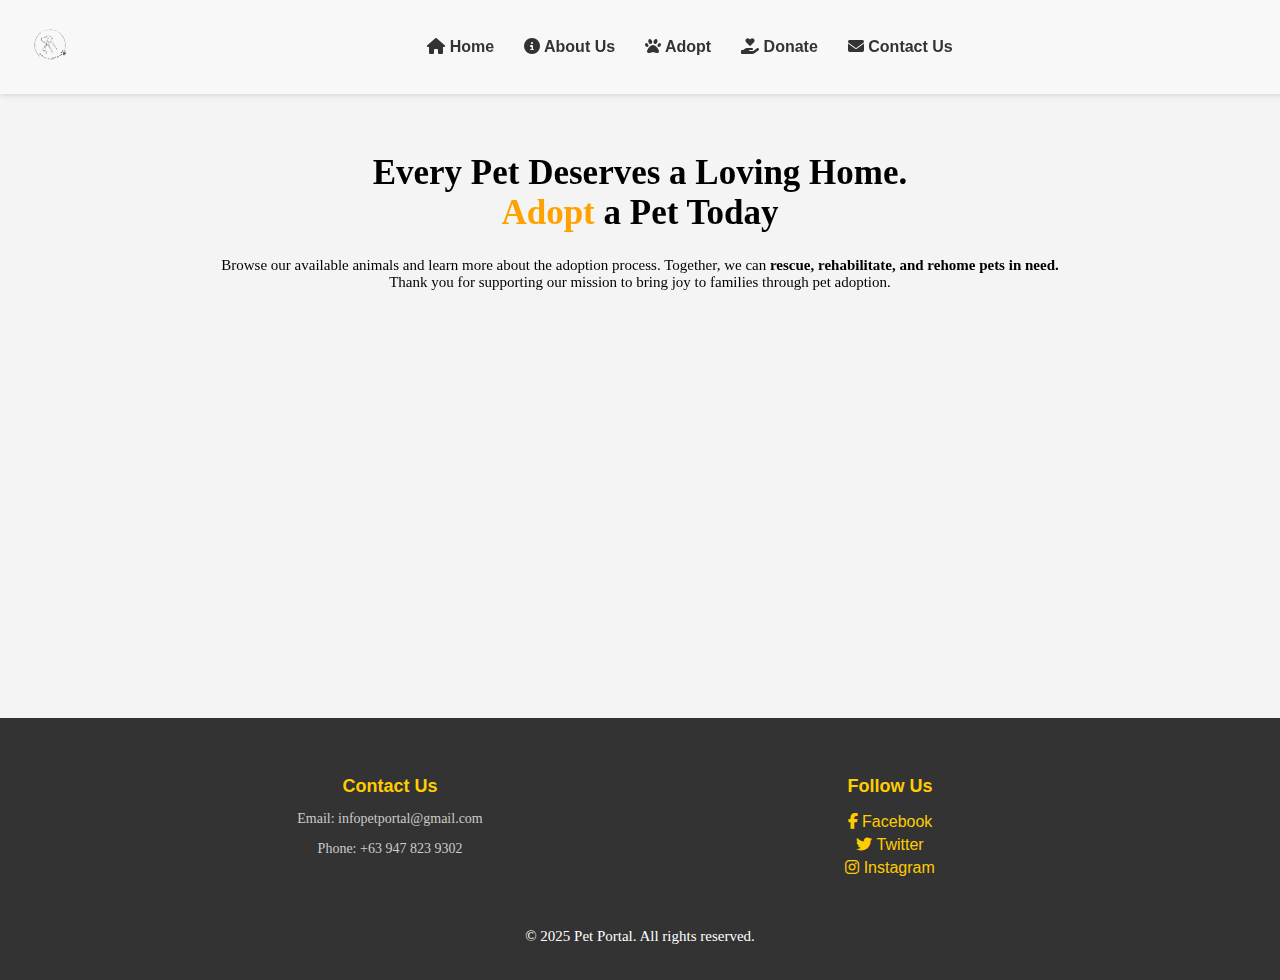
<file: Capstone/user/index.html>
<!DOCTYPE html>
<html lang="en">
<head>
    <meta charset="UTF-8">
    <meta name="viewport" content="width=device-width, initial-scale=1.0">
    <title>Pet Portal</title>
    <link rel="stylesheet" href="https://cdnjs.cloudflare.com/ajax/libs/font-awesome/6.5.1/css/all.min.css">
    <link rel="stylesheet" href="style.css">
</head>
<body>
    <header>
        <nav class="navbar">
            <div class="logo-container">
                <img src="logo.png" alt="Paw Portal" class="logo">
            </div>
            <ul class="nav-links">
                <li><a href="index.html" class="home-page-link"><i class="fas fa-home"></i> Home</a></li>
                <li><a href="Aboutus.html" class="about-us-link"><i class="fas fa-info-circle"></i> About Us</a></li>
                <li><a href="adopt.html" class="adopt-link"><i class="fas fa-paw"></i> Adopt</a></li>
                <li><a href="donate.html" class="donate-link" ><i class="fas fa-hand-holding-heart"></i> Donate</a></li>
                <li><a href="ContactUs.html" class="contact-link"><i class="fas fa-envelope"></i> Contact Us</a></li>
            </ul>
        </nav>
    </header>
    
    <section class="hero">
        <h1>Every Pet Deserves a Loving Home.<br>
            <span class="highlight">Adopt</span> a Pet Today
        </h1>
        <p>Browse our available animals and learn more about the adoption process. Together, we can 
            <strong>rescue, rehabilitate, and rehome pets in need.<br></strong> Thank you for supporting our mission to bring joy to families through pet adoption.</p>
    </section>
    



    

    <script src="script.js"></script>

</body>

<footer class="footer">
    <div class="footer-content">
        <div class="footer-section">
            <h3>Contact Us</h3>
            <p>Email: infopetportal@gmail.com</p>
            <p>Phone: +63 947 823 9302</p>
        </div>
        <div class="footer-section">
            <h3>Follow Us</h3>
            <ul class="social-media">
                <li><a href="#" target="_blank"><i class="fab fa-facebook-f"></i> Facebook</a></li>
                <li><a href="#" target="_blank"><i class="fab fa-twitter"></i> Twitter</a></li>
                <li><a href="#" target="_blank"><i class="fab fa-instagram"></i> Instagram</a></li>
            </ul>
        </div>
        
    </div>
    <div class="footer-bottom">
        <p>&copy; 2025 Pet Portal. All rights reserved.</p>
    </div>
</footer>
</html>
</file>
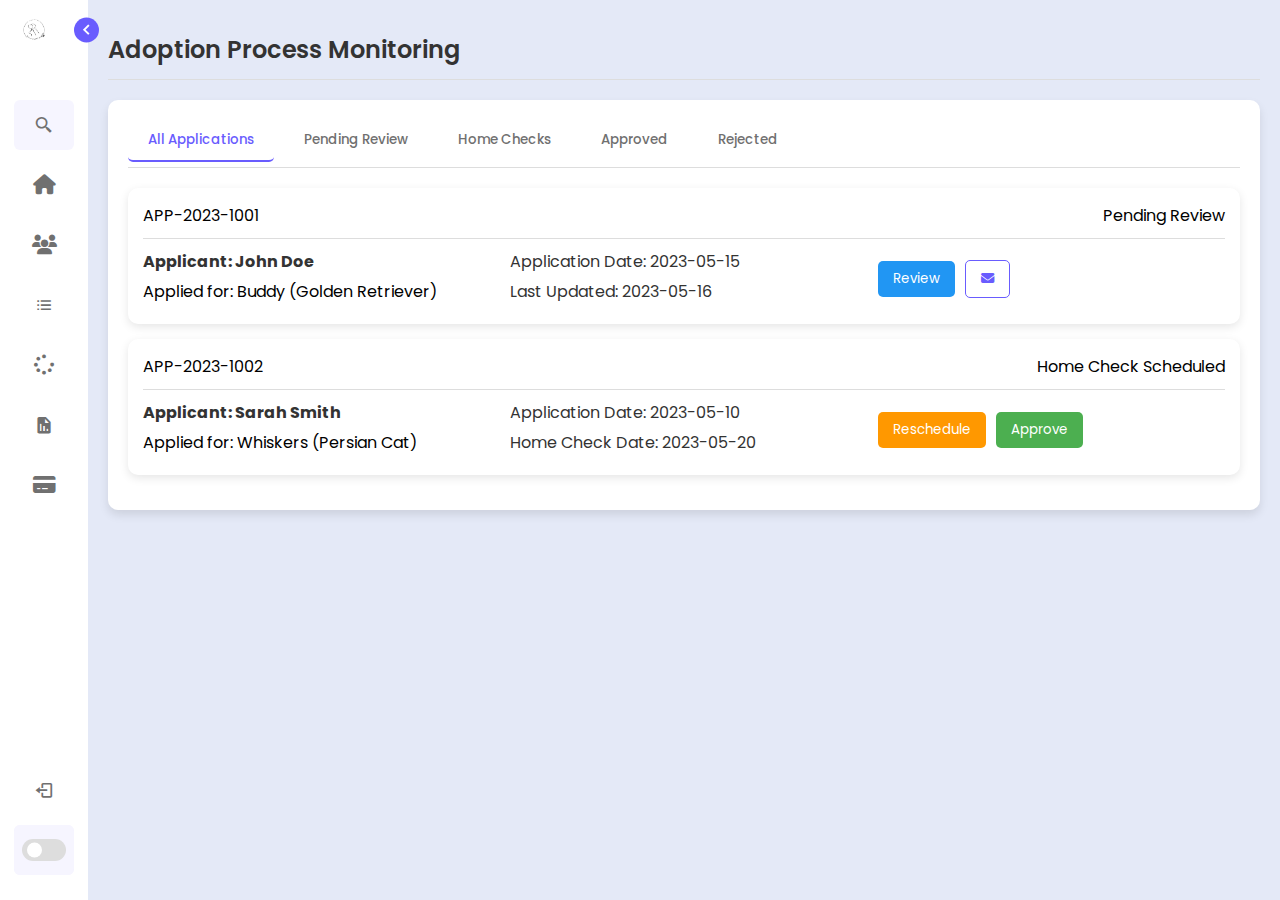
<file: Capstone/admin/adoption.html>
<!DOCTYPE html>
<html lang="en">
<head>
    <meta charset="UTF-8">
    <meta name="viewport" content="width=device-width, initial-scale=1.0">
    <title>Paw Portal - Adoption Process</title>
    <link rel="stylesheet" href="https://cdnjs.cloudflare.com/ajax/libs/font-awesome/6.5.1/css/all.min.css">
    <link rel="stylesheet" href="admin.css">
    <link href='https://unpkg.com/boxicons@2.1.4/css/boxicons.min.css' rel='stylesheet'>
</head>
<body>
    <nav class="sidebar close">
        <header>
            <div class="image-text">
                <span class="image">
                    <img src="logo.png" alt="logo">
                </span>

                <div class="text header-text">
                    <span class="name">Pet Portal</span>
                    <span class="Admin"></span>
                </div>
            </div>

            <i class='bx bx-chevron-right toggle'></i>
        </header>
        <div class="menu-bar">
            <div class="menu">
                <li class="search-box"> 
                    <i class='bx bx-search-alt-2 icon' ></i>
                        <input type="text" placeholder="Search...">
                </li>
                <ul class="menu-links">
                    <li class="nav-link"> 
                        <a href="admin.html">
                            <i class="fa-solid fa-house icon"></i>
                            <span class="text nav-text">Dashboard</span>
                        </a>
                    </li>
                    <li class="nav-link"> 
                        <a href="user_manage.html">
                            <i class="fa-solid fa-users icon"></i>
                            <span class="text nav-text">User Management</span>
                        </a>
                    </li>
                    <li class="nav-link"> 
                        <a href="pet_manage.html">
                            <i class='bx bx-list-ul icon' ></i>
                            <span class="text nav-text">Pet List Management</span>
                        </a>
                    </li>
                    <li class="nav-link"> 
                        <a href="adoption.html">
                            <i class="fa-solid fa-spinner icon"></i>
                            <span class="text nav-text">Adoption Process Monitoring</span>
                        </a>
                    </li>
                    <li class="nav-link"> 
                        <a href="system_report.html">
                            <i class='bx bxs-report icon' ></i>
                            <span class="text nav-text">System Report & Analytics</span>
                        </a>
                    </li>
                    <li class="nav-link"> 
                        <a href="payment&donation.html">
                            <i class="fa-solid fa-credit-card icon"></i>
                            <span class="text nav-text">Payment & Donation Management</span>
                        </a>
                    </li>
                    
                </ul>
            </div>

            <div class="bottom-content">
                <li class=""> 
                    <a href="">
                        <i class="bx bx-log-out icon"></i>
                        <span class="text nav-text">Logout</span>
                    </a>
                </li>
                
                <li class="mode"> 
                    <div class="moon-sun">
                        <i class="fas fa-moon icon moon"></i>
                        <i class='bx bx-sun icon sun'></i>
                    </div>
                    <span class="mode-text text">Dark Mode</span>
                    
                    <div class="toggle-switch">
                        <span class="switch"></span>
                    </div>
                </li>
            </div>
        </div>
    </nav>
    
    <section class="home">
        <div class="text">Dashboard</div>
    </section>
    
    <section class="home">
        <div class="text">Adoption Process Monitoring</div>
        <div class="management-container">
            <div class="process-tabs">
                <button class="tab-btn active">All Applications</button>
                <button class="tab-btn">Pending Review</button>
                <button class="tab-btn">Home Checks</button>
                <button class="tab-btn">Approved</button>
                <button class="tab-btn">Rejected</button>
            </div>
            
            <div class="process-list">
                <div class="process-item">
                    <div class="process-header">
                        <span class="process-id">APP-2023-1001</span>
                        <span class="process-status pending">Pending Review</span>
                    </div>
                    <div class="process-details">
                        <div class="applicant">
                            <h4>Applicant: John Doe</h4>
                            <p>Applied for: Buddy (Golden Retriever)</p>
                        </div>
                        <div class="timeline">
                            <p>Application Date: 2023-05-15</p>
                            <p>Last Updated: 2023-05-16</p>
                        </div>
                        <div class="process-actions">
                            <button class="action-btn review">Review</button>
                            <button class="action-btn message"><i class="fas fa-envelope"></i></button>
                        </div>
                    </div>
                </div>
                
                <div class="process-item">
                    <div class="process-header">
                        <span class="process-id">APP-2023-1002</span>
                        <span class="process-status home-check">Home Check Scheduled</span>
                    </div>
                    <div class="process-details">
                        <div class="applicant">
                            <h4>Applicant: Sarah Smith</h4>
                            <p>Applied for: Whiskers (Persian Cat)</p>
                        </div>
                        <div class="timeline">
                            <p>Application Date: 2023-05-10</p>
                            <p>Home Check Date: 2023-05-20</p>
                        </div>
                        <div class="process-actions">
                            <button class="action-btn schedule">Reschedule</button>
                            <button class="action-btn approve">Approve</button>
                        </div>
                    </div>
                </div>
            </div>
        </div>
    </section>
    
    <script src="script.js"></script>
</body>
</html>
</file>
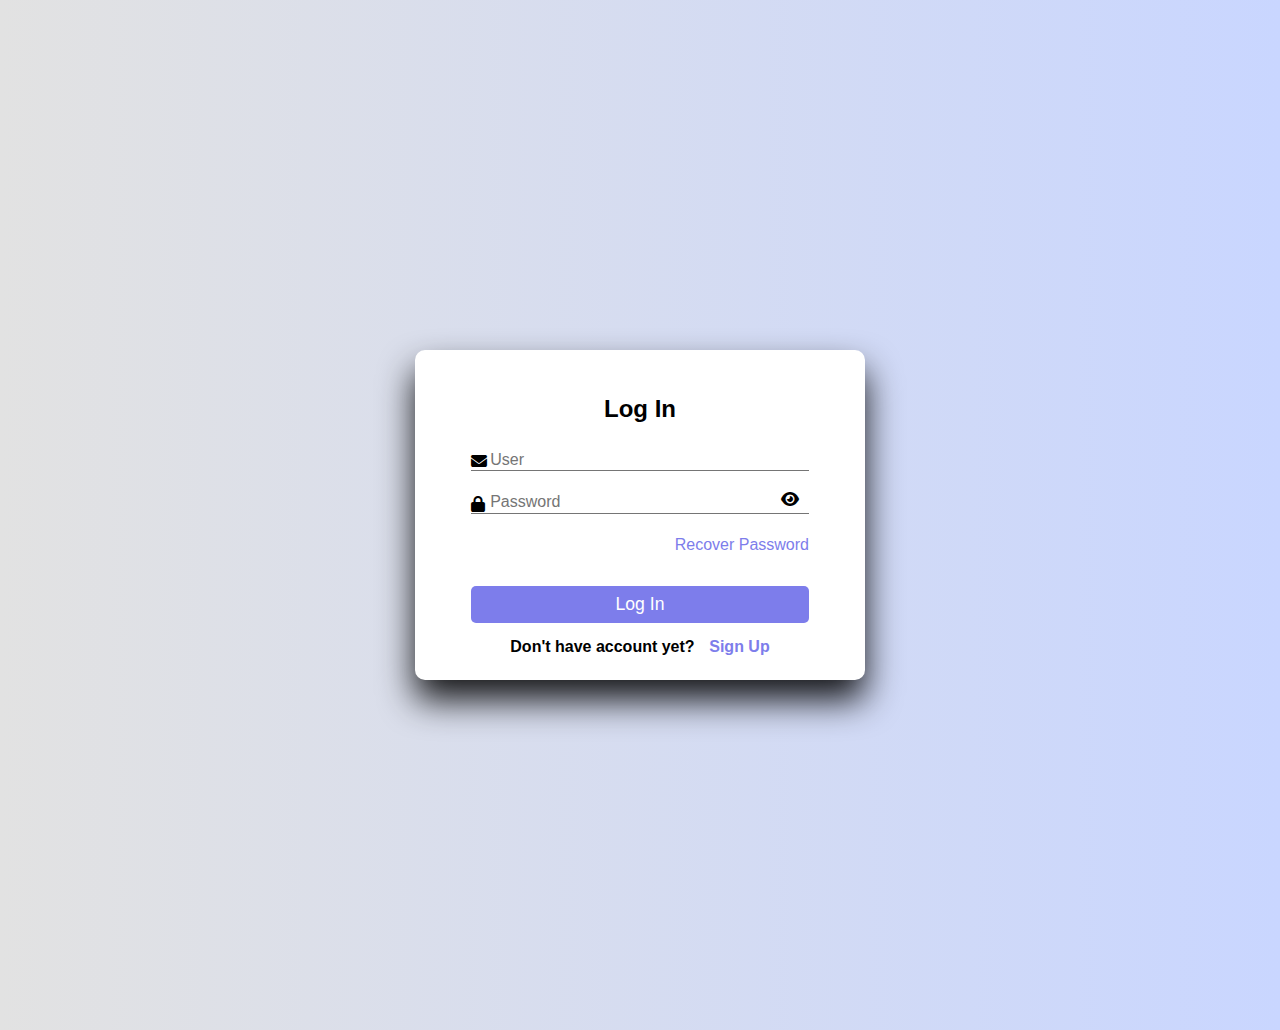
<file: Capstone/admin/login.html>
<!DOCTYPE html>
<html lang="en">
<head>
    <meta charset="UTF-8">
    <meta name="viewport" content="width=device-width, initial-scale=1.0">
    <title>Register & Login</title>
    <link rel="stylesheet" href="https://cdnjs.cloudflare.com/ajax/libs/font-awesome/6.5.1/css/all.min.css">
    <link rel="stylesheet" href="login.css">
</head>
<body>
  <div class="container" id="signup" style="display:none;">
    <h1 class="form-title">Register</h1>
    <form method="post" action="database.php">
      <div class="input-group">
         <i class="fas fa-user"></i>
         <input type="text" name="fName" id="fName" placeholder="First Name" required>
         <label for="fname">First Name</label>
      </div>
      <div class="input-group">
          <i class="fas fa-user"></i>
          <input type="text" name="lName" id="lName" placeholder="Last Name" required>
          <label for="lName">Last Name</label>
      </div>
      <div class="input-group">
          <i class="fas fa-envelope"></i>
          <input type="email" name="email" id="email" placeholder="Email" required>
          <label for="email">Email</label>
      </div>
      <div class="input-group">
          <i class="fas fa-lock"></i>
          <input type="password" name="password" id="password" placeholder="Password" required>
          <label for="password">Password</label>
          <i class="fas fa-eye" id="togglePassword"></i>
      </div>
     <input type="submit" class="btn" value="Sign Up" name="signUp">
    </form>
    
    <div class="links">
      <p>Already Have Account ?</p>
      <button id="signInButton">Sign In</button>
    </div>
  </div>

    <div class="container" id="signIn">
        <h1 class="form-title">Log In</h1>
        <form>
          <div class="input-group">
              <i class="fas fa-envelope"></i>
              <input type="user" name="user" id="user" placeholder="User"  required>
              <label for="user">User</label>
          </div>
          <div class="input-group">
              <i class="fas fa-lock"></i>
              <input type="password" name="pass" id="signInPassword" placeholder="Password"  required>
              <label for="password">Password</label>
              <i class="fas fa-eye" id="toggleSignInPassword"></i>
          </div>
          
          <p class="recover">
            <a href="#">Recover Password</a>
          </p>
          
         <input type="submit" class="btn" value="Log In" name="signIn">
        </form>
        <div class="links">
          <p>Don't have account yet?</p>
          <button id="signUpButton">Sign Up</button>
        </div>
        </div>
      <script src="login.js"></script>
</body>
</html>
</file>
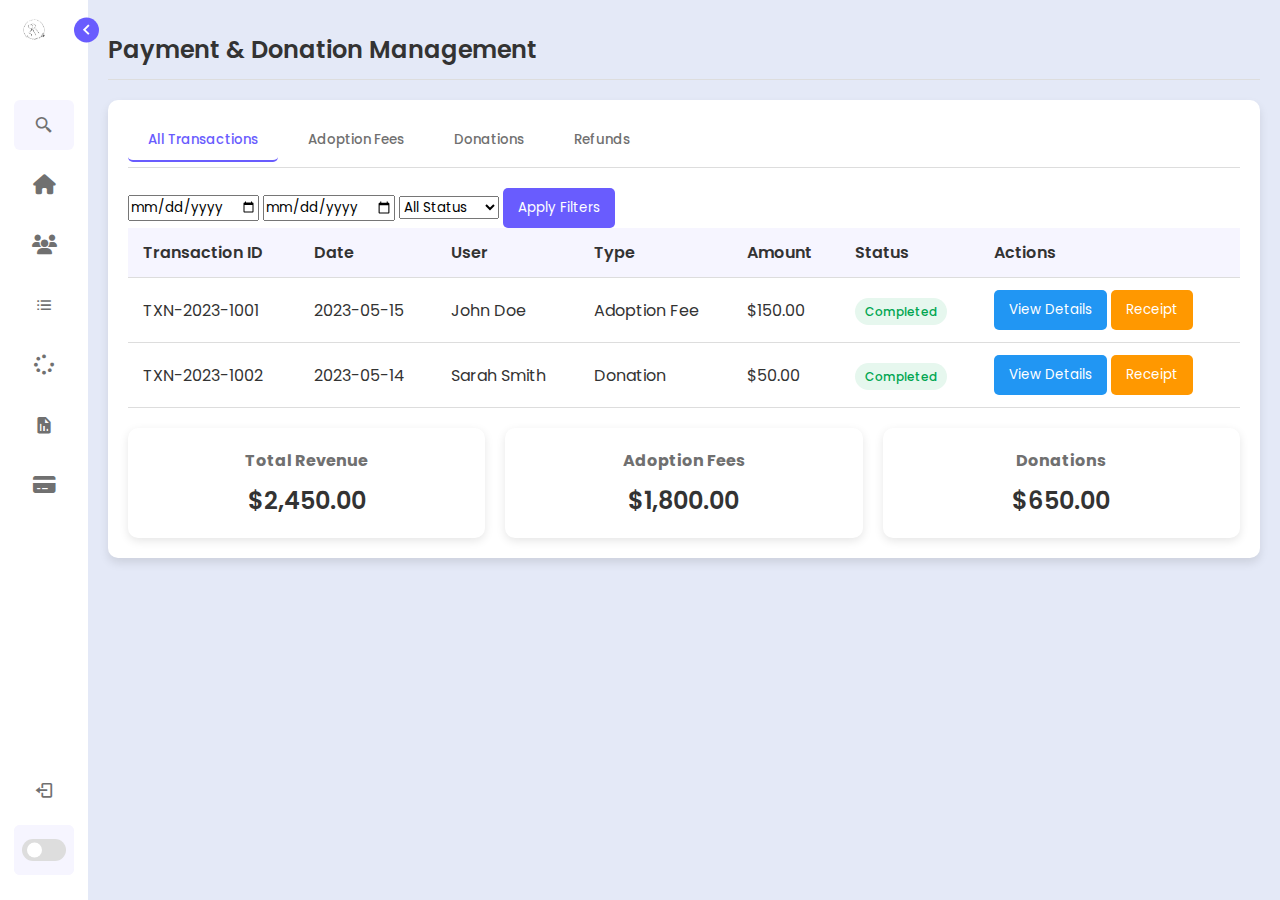
<file: Capstone/admin/payment&donation.html>
<!DOCTYPE html>
<html lang="en">
<head>
    <meta charset="UTF-8">
    <meta name="viewport" content="width=device-width, initial-scale=1.0">
    <title>Paw Portal - Payments & Donations</title>
    <link rel="stylesheet" href="https://cdnjs.cloudflare.com/ajax/libs/font-awesome/6.5.1/css/all.min.css">
    <link rel="stylesheet" href="admin.css">
    <link href='https://unpkg.com/boxicons@2.1.4/css/boxicons.min.css' rel='stylesheet'>
</head>
<body>
    <nav class="sidebar close">
        <header>
            <div class="image-text">
                <span class="image">
                    <img src="logo.png" alt="logo">
                </span>

                <div class="text header-text">
                    <span class="name">Pet Portal</span>
                    <span class="Admin"></span>
                </div>
            </div>

            <i class='bx bx-chevron-right toggle'></i>
        </header>
        <div class="menu-bar">
            <div class="menu">
                <li class="search-box"> 
                    <i class='bx bx-search-alt-2 icon' ></i>
                        <input type="text" placeholder="Search...">
                </li>
                <ul class="menu-links">
                    <li class="nav-link"> 
                        <a href="admin.html">
                            <i class="fa-solid fa-house icon"></i>
                            <span class="text nav-text">Dashboard</span>
                        </a>
                    </li>
                    <li class="nav-link"> 
                        <a href="user_manage.html">
                            <i class="fa-solid fa-users icon"></i>
                            <span class="text nav-text">User Management</span>
                        </a>
                    </li>
                    <li class="nav-link"> 
                        <a href="pet_manage.html">
                            <i class='bx bx-list-ul icon' ></i>
                            <span class="text nav-text">Pet List Management</span>
                        </a>
                    </li>
                    <li class="nav-link"> 
                        <a href="adoption.html">
                            <i class="fa-solid fa-spinner icon"></i>
                            <span class="text nav-text">Adoption Process Monitoring</span>
                        </a>
                    </li>
                    <li class="nav-link"> 
                        <a href="system_report.html">
                            <i class='bx bxs-report icon' ></i>
                            <span class="text nav-text">System Report & Analytics</span>
                        </a>
                    </li>
                    <li class="nav-link"> 
                        <a href="payment&donation.html">
                            <i class="fa-solid fa-credit-card icon"></i>
                            <span class="text nav-text">Payment & Donation Management</span>
                        </a>
                    </li>
                    
                </ul>
            </div>

            <div class="bottom-content">
                <li class=""> 
                    <a href="">
                        <i class="bx bx-log-out icon"></i>
                        <span class="text nav-text">Logout</span>
                    </a>
                </li>
                
                <li class="mode"> 
                    <div class="moon-sun">
                        <i class="fas fa-moon icon moon"></i>
                        <i class='bx bx-sun icon sun'></i>
                    </div>
                    <span class="mode-text text">Dark Mode</span>
                    
                    <div class="toggle-switch">
                        <span class="switch"></span>
                    </div>
                </li>
            </div>
        </div>
    </nav>
    
    <section class="home">
        <div class="text">Dashboard</div>
    </section>
    
    <section class="home">
        <div class="text">Payment & Donation Management</div>
        <div class="management-container">
            <div class="payment-tabs">
                <button class="tab-btn active">All Transactions</button>
                <button class="tab-btn">Adoption Fees</button>
                <button class="tab-btn">Donations</button>
                <button class="tab-btn">Refunds</button>
            </div>
            
            <div class="payment-filters">
                <input type="date" placeholder="From Date">
                <input type="date" placeholder="To Date">
                <select>
                    <option>All Status</option>
                    <option>Completed</option>
                    <option>Pending</option>
                    <option>Failed</option>
                </select>
                <button class="filter-btn">Apply Filters</button>
            </div>
            
            <table class="payment-table">
                <thead>
                    <tr>
                        <th>Transaction ID</th>
                        <th>Date</th>
                        <th>User</th>
                        <th>Type</th>
                        <th>Amount</th>
                        <th>Status</th>
                        <th>Actions</th>
                    </tr>
                </thead>
                <tbody>
                    <tr>
                        <td>TXN-2023-1001</td>
                        <td>2023-05-15</td>
                        <td>John Doe</td>
                        <td>Adoption Fee</td>
                        <td>$150.00</td>
                        <td><span class="status completed">Completed</span></td>
                        <td>
                            <button class="view-btn">View Details</button>
                            <button class="receipt-btn">Receipt</button>
                        </td>
                    </tr>
                    <tr>
                        <td>TXN-2023-1002</td>
                        <td>2023-05-14</td>
                        <td>Sarah Smith</td>
                        <td>Donation</td>
                        <td>$50.00</td>
                        <td><span class="status completed">Completed</span></td>
                        <td>
                            <button class="view-btn">View Details</button>
                            <button class="receipt-btn">Receipt</button>
                        </td>
                    </tr>
                </tbody>
            </table>
            
            <div class="payment-summary">
                <div class="summary-card">
                    <h3>Total Revenue</h3>
                    <p class="amount">$2,450.00</p>
                </div>
                <div class="summary-card">
                    <h3>Adoption Fees</h3>
                    <p class="amount">$1,800.00</p>
                </div>
                <div class="summary-card">
                    <h3>Donations</h3>
                    <p class="amount">$650.00</p>
                </div>
            </div>
        </div>
    </section>
    
    <script src="script.js"></script>
</body>
</html>
</file>
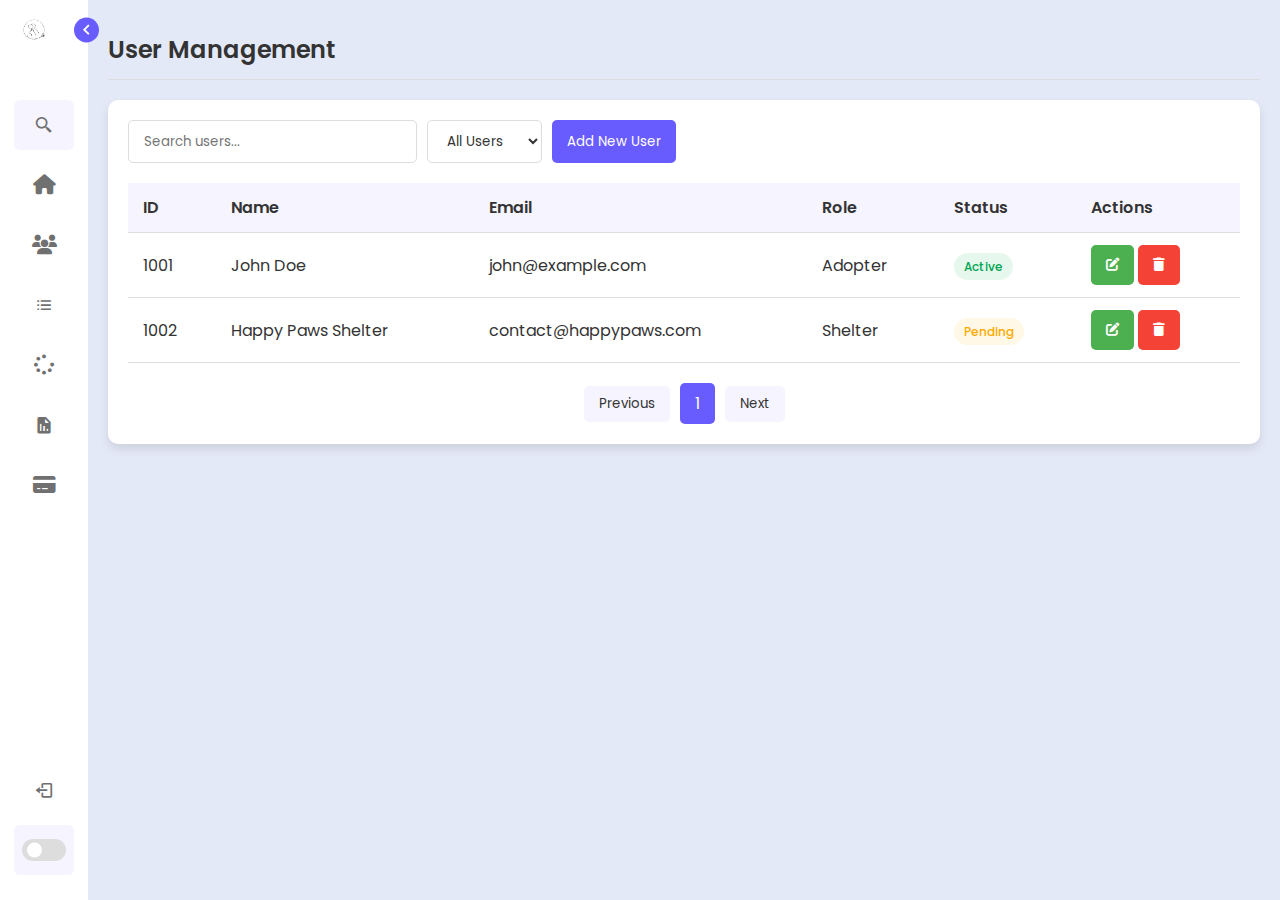
<file: Capstone/admin/user_manage.html>
<!DOCTYPE html>
<html lang="en">
<head>
    <meta charset="UTF-8">
    <meta name="viewport" content="width=device-width, initial-scale=1.0">
    <title>Paw Portal - User Management</title>
    <link rel="stylesheet" href="https://cdnjs.cloudflare.com/ajax/libs/font-awesome/6.5.1/css/all.min.css">
    <link rel="stylesheet" href="admin.css">
    <link href='https://unpkg.com/boxicons@2.1.4/css/boxicons.min.css' rel='stylesheet'>
</head>
<body>
        <nav class="sidebar close">
            <header>
                <div class="image-text">
                    <span class="image">
                        <img src="logo.png" alt="logo">
                    </span>
    
                    <div class="text header-text">
                        <span class="name">Pet Portal</span>
                        <span class="Admin"></span>
                    </div>
                </div>
    
                <i class='bx bx-chevron-right toggle'></i>
            </header>
            <div class="menu-bar">
                <div class="menu">
                    <li class="search-box"> 
                        <i class='bx bx-search-alt-2 icon' ></i>
                            <input type="text" placeholder="Search...">
                    </li>
                    <ul class="menu-links">
                        <li class="nav-link"> 
                            <a href="admin.html">
                                <i class="fa-solid fa-house icon"></i>
                                <span class="text nav-text">Dashboard</span>
                            </a>
                        </li>
                        <li class="nav-link"> 
                            <a href="user_manage.html">
                                <i class="fa-solid fa-users icon"></i>
                                <span class="text nav-text">User Management</span>
                            </a>
                        </li>
                        <li class="nav-link"> 
                            <a href="pet_manage.html">
                                <i class='bx bx-list-ul icon' ></i>
                                <span class="text nav-text">Pet List Management</span>
                            </a>
                        </li>
                        <li class="nav-link"> 
                            <a href="adoption.html">
                                <i class="fa-solid fa-spinner icon"></i>
                                <span class="text nav-text">Adoption Process Monitoring</span>
                            </a>
                        </li>
                        <li class="nav-link"> 
                            <a href="system_report.html">
                                <i class='bx bxs-report icon' ></i>
                                <span class="text nav-text">System Report & Analytics</span>
                            </a>
                        </li>
                        <li class="nav-link"> 
                            <a href="payment&donation.html">
                                <i class="fa-solid fa-credit-card icon"></i>
                                <span class="text nav-text">Payment & Donation Management</span>
                            </a>
                        </li>
                        
                    </ul>
                </div>
    
                <div class="bottom-content">
                    <li class=""> 
                        <a href="">
                            <i class="bx bx-log-out icon"></i>
                            <span class="text nav-text">Logout</span>
                        </a>
                    </li>
                    
                    <li class="mode"> 
                        <div class="moon-sun">
                            <i class="fas fa-moon icon moon"></i>
                            <i class='bx bx-sun icon sun'></i>
                        </div>
                        <span class="mode-text text">Dark Mode</span>
                        
                        <div class="toggle-switch">
                            <span class="switch"></span>
                        </div>
                    </li>
                </div>
            </div>
        </nav>
        
        <section class="home">
            <div class="text">Dashboard</div>
        </section>
    </nav>
    
    <section class="home">
        <div class="text">User Management</div>
        <div class="management-container">
            <div class="search-filter">
                <input type="text" placeholder="Search users..." class="search-input">
                <select class="filter-select">
                    <option>All Users</option>
                    <option>Adopters</option>
                    <option>Shelters</option>
                    <option>Admins</option>
                </select>
                <button class="add-user-btn">Add New User</button>
            </div>
            
            <table class="user-table">
                <thead>
                    <tr>
                        <th>ID</th>
                        <th>Name</th>
                        <th>Email</th>
                        <th>Role</th>
                        <th>Status</th>
                        <th>Actions</th>
                    </tr>
                </thead>
                <tbody>
                    <tr>
                        <td>1001</td>
                        <td>John Doe</td>
                        <td>john@example.com</td>
                        <td>Adopter</td>
                        <td><span class="status active">Active</span></td>
                        <td>
                            <button class="edit-btn"><i class="fas fa-edit"></i></button>
                            <button class="delete-btn"><i class="fas fa-trash"></i></button>
                        </td>
                    </tr>
                    <tr>
                        <td>1002</td>
                        <td>Happy Paws Shelter</td>
                        <td>contact@happypaws.com</td>
                        <td>Shelter</td>
                        <td><span class="status pending">Pending</span></td>
                        <td>
                            <button class="edit-btn"><i class="fas fa-edit"></i></button>
                            <button class="delete-btn"><i class="fas fa-trash"></i></button>
                        </td>
                    </tr>
                </tbody>
            </table>
            
            <div class="pagination">
                <button class="page-btn">Previous</button>
                <span class="page-number">1</span>
                <button class="page-btn">Next</button>
            </div>
        </div>
    </section>
    
    <script src="script.js"></script>
</body>
</html>
</file>
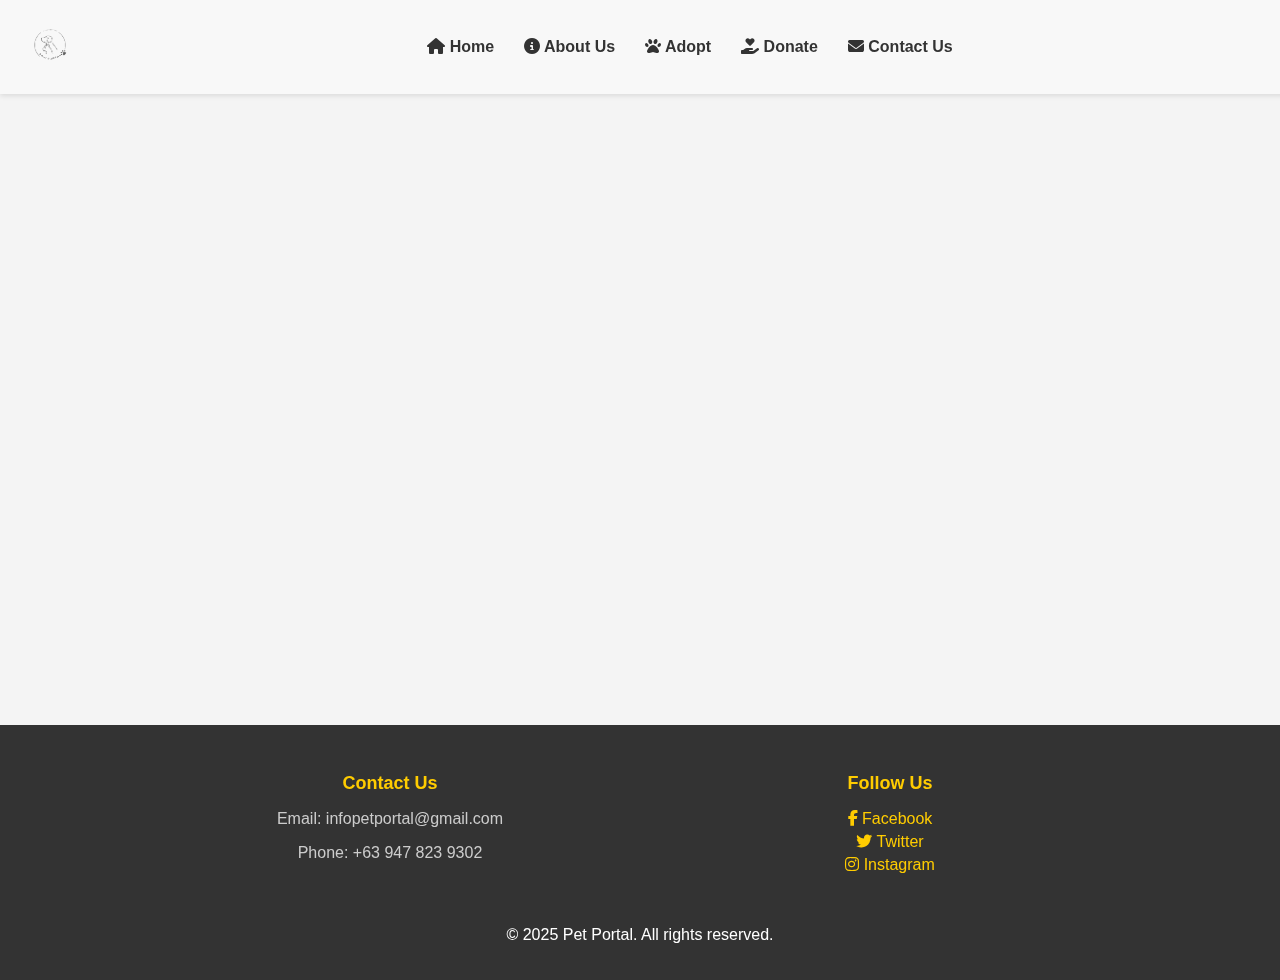
<file: Capstone/user/Aboutus.html>
<!DOCTYPE html>
<html lang="en">
<head>
    <meta charset="UTF-8">
    <meta name="viewport" content="width=device-width, initial-scale=1.0">
    <title>Pet Portal - About Us</title>
    <link rel="stylesheet" href="https://cdnjs.cloudflare.com/ajax/libs/font-awesome/6.5.1/css/all.min.css">
    <link rel="stylesheet" href="Aboutus.css">
</head>
<body>
    <header>
        <nav class="navbar">
            <div class="logo-container">
                <img src="logo.png" alt="Paw Portal" class="logo">
            </div>
            <ul class="nav-links">
                <li><a href="index.html" class="home-page-link"><i class="fas fa-home"></i> Home</a></li>
                <li><a href="Aboutus.html" class="about-us-link"><i class="fas fa-info-circle"></i> About Us</a></li>
                <li><a href="adopt.html" class="adopt-link"><i class="fas fa-paw"></i> Adopt</a></li>
                <li><a href="donate.html" class="donate-link"><i class="fas fa-hand-holding-heart"></i> Donate</a></li>
                <li><a href="ContactUs.html" class="contact-link"><i class="fas fa-envelope"></i> Contact Us</a></li>
            </ul>
        </nav>
    </header>

    

    

    <script src="script.js"></script>
</body>
<footer class="footer">
    <div class="footer-content">
        <div class="footer-section">
            <h3>Contact Us</h3>
            <p>Email: <a href="mailto:infopetportal@gmail.com">infopetportal@gmail.com</a></p>
            <p>Phone: <a href="tel:+639478239302">+63 947 823 9302</a></p>
        </div>
        <div class="footer-section">
            <h3>Follow Us</h3>
            <ul class="social-media">
                <li><a href="#" target="_blank"><i class="fab fa-facebook-f"></i> Facebook</a></li>
                <li><a href="#" target="_blank"><i class="fab fa-twitter"></i> Twitter</a></li>
                <li><a href="#" target="_blank"><i class="fab fa-instagram"></i> Instagram</a></li>
            </ul>
        </div>
        
    </div>
    <div class="footer-bottom">
        <p>&copy; 2025 Pet Portal. All rights reserved.</p>
    </div>
</footer>


</html>
</file>
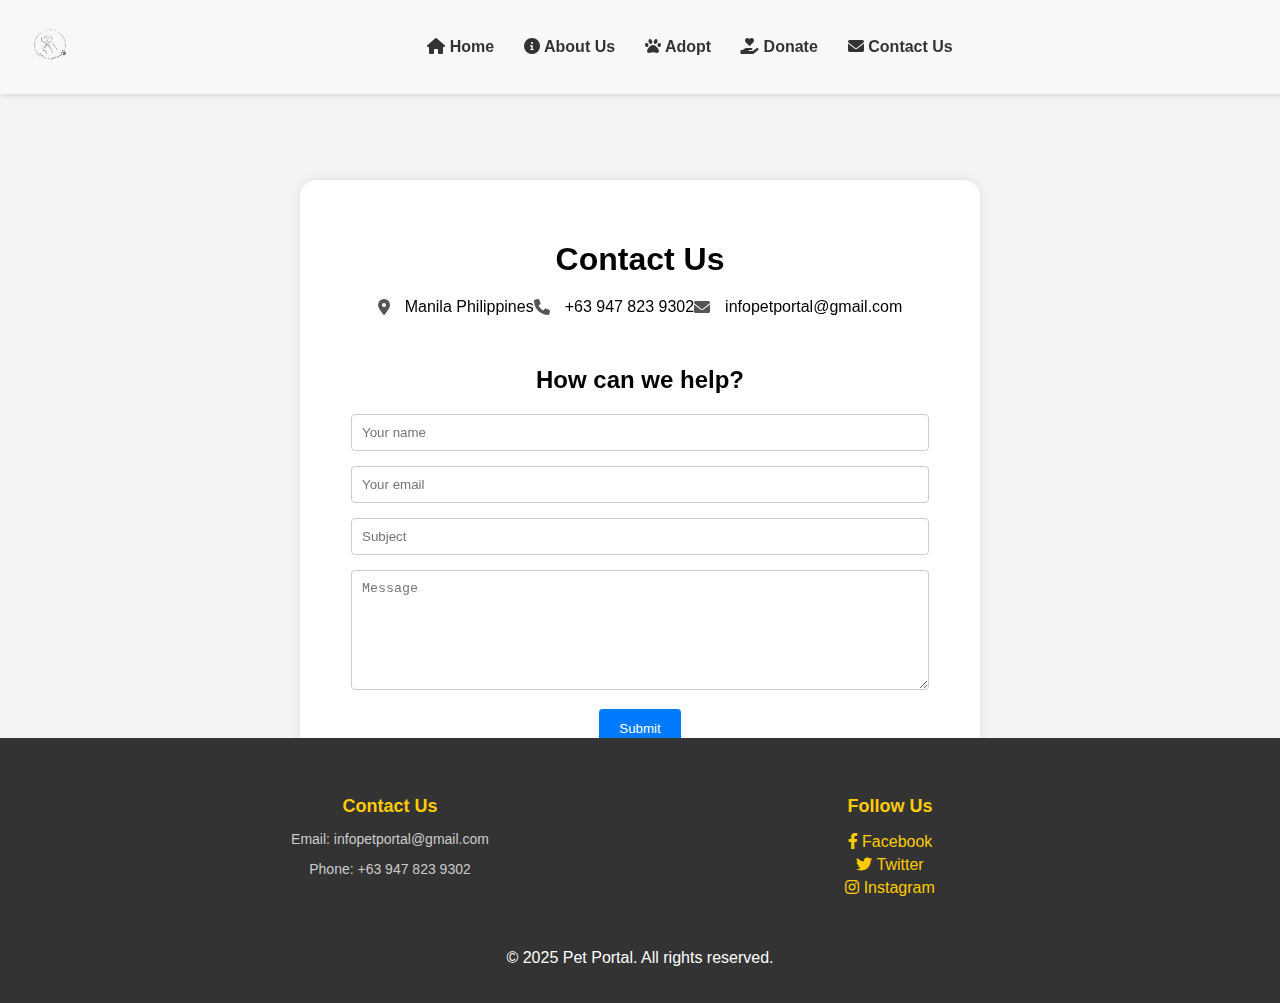
<file: Capstone/user/ContactUs.html>
<!DOCTYPE html>
<html lang="en">
<head>
    <meta charset="UTF-8">
    <meta name="viewport" content="width=device-width, initial-scale=1.0">
    <link rel="stylesheet" href="https://cdnjs.cloudflare.com/ajax/libs/font-awesome/6.0.0/css/all.min.css">  
    <title>Pet Portal - Contact Us</title>
    <link rel="stylesheet" href="ContactUs.css">
</head>
<body>

    <header>
        <nav class="navbar">
            <div class="logo-container">
                <img src="logo.png" alt="Paw Portal" class="logo">
            </div>
            <ul class="nav-links">
                <li><a href="index.html" class="home-page-link"><i class="fas fa-home"></i> Home</a></li>
                <li><a href="Aboutus.html"><i class="fas fa-info-circle"></i> About Us</a></li>
                <li><a href="adopt.html"><i class="fas fa-paw"></i> Adopt</a></li>
                <li><a href="donate.html"><i class="fas fa-hand-holding-heart"></i> Donate</a></li>
                <li><a href="ContactUs.html"><i class="fas fa-envelope"></i> Contact Us</a></li>
            </ul>
        </nav>
    </header>
    <div class="container">
        <h1>Contact Us</h1>
        <div class="contact-info">
            <div class="address">
                <i class="fas fa-map-marker-alt"></i>Manila Philippines</div>
            <div class="phone">
                <i class="fas fa-phone"></i>+63 947 823 9302</div>
            <div class="email">
                <i class="fas fa-envelope"></i>infopetportal@gmail.com</div>
        </div>

        <div class="form-area">
            <h2>How can we help?</h2>
            <form action="#" method="post">  
                <input type="text" id="name" placeholder="Your name" required>
                <input type="email" id="email" placeholder="Your email" required>
                <input type="text" id="subject" placeholder="Subject" required>
                <textarea id="message" placeholder="Message" required></textarea>
                <button type="submit">Submit</button>
            </form>
            
        </div>
    </div>
    
    <footer class="footer">
        <div class="footer-content">
            <div class="footer-section">
                <h3>Contact Us</h3>
                <p>Email: infopetportal@gmail.com</p>
                <p>Phone: +63 947 823 9302</p>
            </div>
            <div class="footer-section">
                <h3>Follow Us</h3>
                <ul class="social-media">
                    <li><a href="#" target="_blank"><i class="fab fa-facebook-f"></i> Facebook</a></li>
                    <li><a href="#" target="_blank"><i class="fab fa-twitter"></i> Twitter</a></li>
                    <li><a href="#" target="_blank"><i class="fab fa-instagram"></i> Instagram</a></li>
                </ul>
            </div>
            
        </div>
        <div class="footer-bottom">
            <p>&copy; 2025 Pet Portal. All rights reserved.</p>
        </div>
    </footer>
    
</html>
</file>
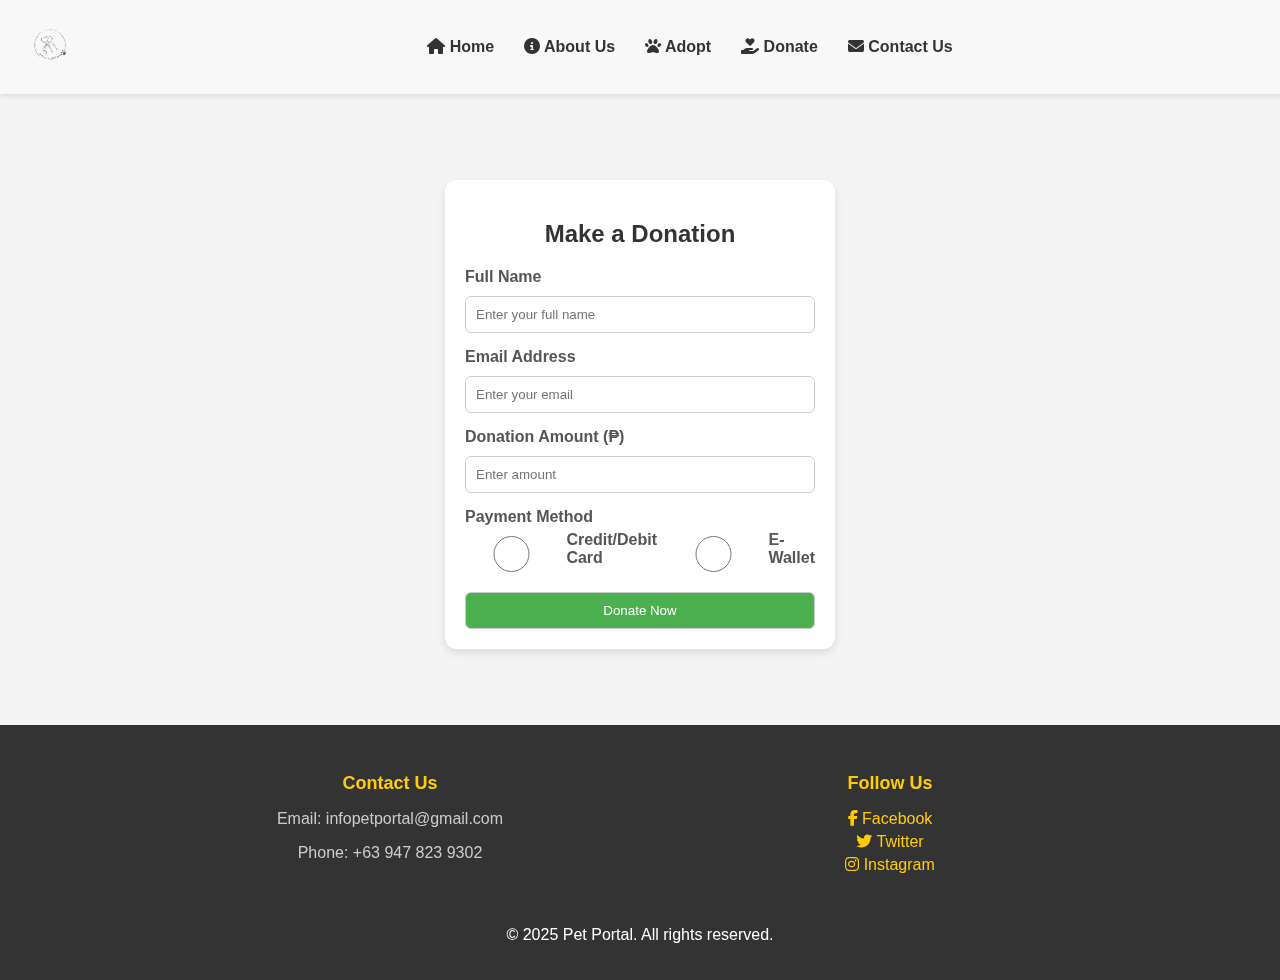
<file: Capstone/user/donate.html>
<!DOCTYPE html>
<html lang="en">
<head>
    <meta charset="UTF-8">
    <meta name="viewport" content="width=device-width, initial-scale=1.0">
    <title>Pet Portal - Donate</title>
    <link rel="stylesheet" href="https://cdnjs.cloudflare.com/ajax/libs/font-awesome/6.5.1/css/all.min.css">
    <link rel="stylesheet" href="donate.css">
</head>
<body>
    <header>
        <nav class="navbar">
            <div class="logo-container">
                <img src="logo.png" alt="Paw Portal" class="logo">
            </div>
            <ul class="nav-links">
                <li><a href="index.html" class="home-page-link"><i class="fas fa-home"></i> Home</a></li>
                <li><a href="Aboutus.html" class="about-us-link"><i class="fas fa-info-circle"></i> About Us</a></li>
                <li><a href="adopt.html" class="adopt-link"><i class="fas fa-paw"></i> Adopt</a></li>
                <li><a href="donate.html" class="donate-link"><i class="fas fa-hand-holding-heart"></i> Donate</a></li>
                <li><a href="ContactUs.html" class="contact-link"><i class="fas fa-envelope"></i> Contact Us</a></li>
            </ul>
        </nav>
    </header>

    <section>
        <div class="donation-form">
            <h2>Make a Donation</h2>
            <form id="donationForm">
                <div class="form-group">
                    <label for="name">Full Name</label>
                    <input type="text" id="name" placeholder="Enter your full name" required />
                </div>
                <div class="form-group">
                    <label for="email">Email Address</label>
                    <input type="email" id="email" placeholder="Enter your email" required />
                </div>
                <div class="form-group">
                    <label for="amount">Donation Amount (₱)</label>
                    <input type="number" id="amount" placeholder="Enter amount" required />
                </div>
                <div class="form-group">
                    <label>Payment Method</label>
                    <div class="payment-options">
                        <input type="radio" id="card" name="paymentMethod" value="card" required />
                        <label for="card">Credit/Debit Card</label>
                        <input type="radio" id="ewallet" name="paymentMethod" value="ewallet" required />
                        <label for="ewallet">E-Wallet</label>
                    </div>
                </div>
        
                <!-- Card Details -->
                <div id="cardDetails" class="hidden">
                    <div class="form-group">
                        <label for="cardNumber">Card Number</label>
                        <input type="text" id="cardNumber" placeholder="1234 5678 9012 3456" maxlength="19" />
                    </div>
                    <div class="form-row">
                        <div class="form-group">
                            <label for="expiryDate">Expiry Date</label>
                            <input type="text" id="expiryDate" placeholder="MM/YY" maxlength="5" />
                        </div>
                        <div class="form-group">
                            <label for="cvv">CVV</label>
                            <input type="text" id="cvv" placeholder="123" maxlength="3" />
                        </div>
                    </div>
                </div>
        
                <!-- E-Wallet Options -->
                <div id="ewalletOptions" class="hidden">
                    <div class="form-group">
                        <label for="wallet">Select E-Wallet</label>
                        <select id="wallet">
                            <option value="gcash">GCash</option>
                            <option value="paymaya">PayMaya</option>
                            <option value="coinsph">Coins.ph</option>
                        </select>
                    </div>
                    <div class="form-group">
                        <label for="phoneNumber">Mobile Number</label>
                        <input type="text" id="phoneNumber" placeholder="09XX-XXX-XXXX" maxlength="11" />
                    </div>
                </div>
        
                <button type="submit">Donate Now</button>
            </form>
        </div>
    </section>
    

    <script src="script.js"></script>
</body>

<footer class="footer">
    <div class="footer-content">
        <div class="footer-section">
            <h3>Contact Us</h3>
            <p>Email: <a href="mailto:infopetportal@gmail.com">infopetportal@gmail.com</a></p>
            <p>Phone: <a href="tel:+639478239302">+63 947 823 9302</a></p>
        </div>
        <div class="footer-section">
            <h3>Follow Us</h3>
            <ul class="social-media">
                <li><a href="#" target="_blank"><i class="fab fa-facebook-f"></i> Facebook</a></li>
                <li><a href="#" target="_blank"><i class="fab fa-twitter"></i> Twitter</a></li>
                <li><a href="#" target="_blank"><i class="fab fa-instagram"></i> Instagram</a></li>
            </ul>
        </div>
        
    </div>
    <div class="footer-bottom">
        <p>&copy; 2025 Pet Portal. All rights reserved.</p>
    </div>
</footer>


</html>
</file>
<file: Capstone/user/style.css>
/* styles.css */
body {
    font-family: sans-serif;
    margin: 0;
    background-color: #f4f4f4;
    display: flex;
    flex-direction: column;
    justify-content: center;
    align-items: center;
    min-height: 100vh;
    padding-top: 80px; /* Offsets navbar height */
}

.navbar {
    display: flex;
    align-items: center;
    justify-content: space-between;
    background-color: #f8f8f8;
    padding: 15px 20px;
    box-shadow: 0 2px 5px rgba(0, 0, 0, 0.1);
    width: 100%;
    position: absolute;
    top: 0;
    left: 0;
}

.logo-container {
    margin-left: 20px;
}

.nav-links {
    display: flex;
    list-style: none;
    padding: 0;
    margin: 0 auto; /* Centers the navbar */
    flex-grow: 1;
    justify-content: center; /* Ensures links are centered */
}

.nav-links li {
    margin: 0 15px;
}

.nav-links a {
    text-decoration: none;
    color: #333;
    font-weight: bold;
}
.logo-container {
    margin-left: 0px; /* Spacing on the right of logo */
}

.logo {
    height: 60px; /* Set preferred height for the logo */
    width: auto; /* Auto width to maintain aspect ratio */
    object-fit: contain; 
    mix-blend-mode: darken; /*Blend the bg color in navbar */
}

.container {
    background-color: white;
    padding: 40px;
    border-radius: 16px;
    box-shadow: 0 0 10px rgba(0, 0, 0, 0.1);
    width: 600px; /* Adjust as needed */
    max-width: 90%; /* Ensures responsiveness */
    position: relative; /* Avoids issues with navbar */
    top: 40px; /* Pushes below navbar */
    display: flex;
    flex-direction: column;
    align-items: center; /* Centers contents */
    text-align: center;
    margin: 0 auto; /* Center the container */
    margin-bottom: 50px; /* Add space below the container */
}

.hero {
    text-align: center;
    padding: 50px 20px;
}

.highlight {
    color: #ffa200; /* Highlight color */
}

h1 {
    font-family: tahoma;
    font-weight: bold;
    font-size: 35px;
}

p {
    font-size: 15px;
    font-family: tahoma;
}

/* General Search Bar Styling */
.search-bar {
    display: flex;
    justify-content: center;
    align-items: center;
    gap: 10px;
    margin: 20px auto;
}

/* Custom Dropdown Styling */
.dropdown {
    position: relative;
    display: inline-block;
}

.dropbtn {
    background-color: #ffffff;
    color: black;
    padding: 10px 15px;
    font-size: 14px;
    border: 1px solid #ccc;
    border-radius: 5px;
    cursor: pointer;
    display: flex;
    align-items: center;
    gap: 10px;
}

.dropdown-content {
    display: none;
    position: absolute;
    background-color: white;
    min-width: 140px; /*Box size dropdown content*/
    box-shadow: 0px 4px 8px rgba(0,0,0,0.2);
    border-radius: 5px;
    z-index: 1;
}

.dropdown-content a {
    display: flex;
    align-items: center;
    padding: 10px;
    text-decoration: none;
    color: black;
    gap: 5px;
}

.dropdown-content a:hover {
    background-color: #f1f1f1;
}

/* Show dropdown when hovering */
.dropdown:hover .dropdown-content {
    display: block;
}

/* Search Input Styling */
.search-bar input {
    padding: 10px;
    font-size: 14px;
    border: 1px solid #ccc;
    border-radius: 5px;
}

/* Search Button with Icon */
.search-btn {
    display: flex;
    align-items: center;
    gap: 5px;
    background-color: black;
    color: white;
    padding: 10px 15px;
    border: none;
    cursor: pointer;
 font-size: 14px;
    border-radius: 5px;
}

.search-btn i {
    font-size: 14px;
}

.search-btn:hover {
    background-color: #333;
}

.text-pet {
    text-align: left;
    font-size: 30px;
    font-weight: bold;
    margin-left: 430px;
}

.pets {
    display: flex;
    flex-wrap: wrap;
    justify-content: center;
    gap: 20px;
    margin-top: 20px;
}

.dog, .cat {
    background: #ffffff; /* White background for better blending */
    border-radius: 10px;
    box-shadow: 0 4px 8px rgba(0, 0, 0, 0.2);
    padding: 15px;
    text-align: center;
    width: 250px;
    transition: transform 0.3s ease-in-out;
}

.dog:hover, .cat:hover {
    transform: scale(1.05);
}

.dog img, .cat img {
    width: 100%;
    height: 200px;
    border-radius: 10px;
    object-fit: contain; 
}

.dog h4, .cat h4 {
    font-size: 1.2em;
    margin: 10px 0;
}

.dog p, .cat p {
    color: #666;
    font-size: 0.9em;
    margin: 5px 0;
}

.buttons {
    margin-top: 10px;
}

.heart-button, .Info-button {
    background: #ff6b6b;
    border: none;
    color: white;
    padding: 8px 15px;
    margin: 5px;
    border-radius: 5px;
    cursor: pointer;
    transition: 0.3s;
}

.heart-button:hover {
    background: #ff4c4c;
}

.Info-button {
    background: #ff914d;
}

.Info-button:hover {
    background: #ff781f;
}

.modal {
    display: none;
    position: fixed;
    z-index: 1;
    left: 0;
    top: 0;
    width: 100%;
    height: 100%;
    overflow: auto;
    background-color: rgba(0, 0, 0, 0.5);
}

.modal-content {
    background-color: #fff;
    margin: 10% auto;
    padding: 20px;
    border: 1px solid #888;
    width: 80%;
    max-width: 600px;
    border-radius: 40px;
    text-align: center;
}

.modal-content img {
    width: 100%; /* Make the image responsive */
    height: auto; /* Maintain aspect ratio */
    max-height: 300px; /* Limit the maximum height */
    border-radius: 10px; /* Rounded corners for the image */
    object-fit: contain; /* Cover the area while maintaining aspect ratio */
    margin-bottom: 15px; /* Space between image and text */
}

.closebtn {
    background-color: #ff4d4d;
    color: white;
    border: none;
    padding: 10px 20px;
    border-radius: 5px;
    cursor: pointer;
}

.closebtn:hover {
    background-color: #cc0000;
}

.adopt-btn {
    background-color: #4CAF50;
    color: white;
    border: none;
    padding: 10px 20px;
    border-radius: 5px;
    cursor: pointer;
}

.adopt-btn:hover {
    background-color: #45a049;
}


/* Responsive Styles */
@media (max-width: 768px) {
    .navbar {
        flex-direction: column; /* Stack items vertically */
        align-items: flex-start; /* Align items to the start */
    }

    .nav-links {
        flex-direction: column; /* Stack nav links vertically */
        width: 100%; /* Full width for mobile */
    }

    .nav-links li {
        margin: 10px 0; /* Adjust margin for vertical spacing */
    }

    .text-pet {
        margin-left: 0; /* Center text on smaller screens */
        text-align: center; /* Center align text */
    }

    .pets {
        flex-direction: column; /* Stack pet cards vertically */
        align-items: center; /* Center align pet cards */
    }

    .dog, .cat {
        width: 90%; /* Full width for pet cards */
        max-width: 300px; /* Limit max width */
    }

    .search-bar {
        flex-direction: column; /* Stack search elements vertically */
        align-items: stretch; /* Stretch to full width */
    }

    .search-bar input {
        width: 100%; /* Full width for input */
        margin-bottom: 10px; /* Space between input and button */
    }

    .donation-container {
        width: 90%; /* Full width for donation container */
    }
}

@media (max-width: 400px) {
    .donation-container {
        padding: 10px; /* Reduce padding on smaller screens */
    }

    h1 {
        font-size: 28px; /* Adjust heading size */
    }

    p {
        font-size: 14px; /* Adjust paragraph size */
    }
}


.footer {
    background-color: #333;
    color: white;
    padding: 20px 0;
    text-align: center;
    margin-top: auto;
    width: 100%;
    position: relative; /* Ensure it stays at the bottom */
    bottom: 0; /* Aligns footer to the bottom */
}

.footer-content {
    display: flex;
    flex-wrap: wrap;
    justify-content: space-between;
    max-width: 1000px;
    margin: 0 auto;
    padding: 10px 20px;
}

.footer-section {
    flex: 1;
    min-width: 250px;
    margin: 10px;
}

.footer-section h3 {
    margin-bottom: 10px;
    text-transform: capitalize;
    font-size: 18px;
    color: #ffcc00;
}

.footer-section p, .footer-section a {
    color: #ccc;
    text-decoration: none;
    font-size: 14px;
}

.footer-section a:hover {
    color: #ffcc00;
    text-decoration: underline;
}

.social-media {
    list-style: none;
    padding: 0;
}

.social-media li {
    margin: 5px 0;
}

.social-media a {
    text-decoration: none;
    color: #ffcc00;
    font-size: 16px;
}

.social-media a:hover {
    text-decoration: underline;
}
</file>
<file: Capstone/admin/admin.css>
/* ===== Google Font Import - Poppins ===== */
@import url('https://fonts.googleapis.com/css2?family=Poppins:wght@300;400;500;600&display=swap');

/* ===== Global Styles ===== */
* {
    margin: 0;
    padding: 0;
    box-sizing: border-box;
    font-family: 'Poppins', sans-serif;
}

body {
    background-color: #ffffff;
    color: #000000;
}

/* Dark mode styles */
body.dark {
    background-color: #121212;
    color: #ffffff;
}

:root {
    /* ===== Colors ===== */
    --body-color: #E4E9F7;
    --sidebar-color: #FFF;
    --primary-color: #695CFE;
    --primary-color-light: #F6F5FF;
    --toggle-color: #DDD;
    --text-color: #707070;
    --text-color-dark: #333;

    /* ===== Transition ===== */
    --tran-02: all 0.2s ease;
    --tran-03: all 0.3s ease;
    --tran-04: all 0.4s ease;
    --tran-05: all 0.5s ease;
}

body {
    min-height: 100vh;
    background-color: var(--body-color);
    transition: var(--tran-04);
}

body.dark {
    --body-color: #18191A;
    --sidebar-color: #242526;
    --primary-color: #3A3B3C;
    --primary-color-light: #3A3B3C;
    --toggle-color: #FFF;
    --text-color: #CCC;
    --text-color-dark: #FFF;
}

/* ===== Sidebar ===== */
.sidebar {
    position: fixed;
    top: 0;
    left: 0;
    height: 100%;
    width: 250px;
    padding: 10px 14px;
    background: var(--sidebar-color);
    transition: var(--tran-05);
    z-index: 100;
}

.sidebar.close {
    width: 88px;
}

/* ===== Reusable CSS ===== */
.sidebar .text {
    font-size: 16px;
    font-weight: 500;
    color: var(--text-color);
    transition: var(--tran-03);
    white-space: nowrap;
    opacity: 1;
}

.sidebar.close .text {
    opacity: 0;
}

.sidebar .image {
    min-width: 60px;
    display: flex;
    align-items: center;
}

.sidebar li {
    height: 50px;
    margin-top: 10px;
    list-style: none;
    display: flex;
    align-items: center;
}

.sidebar li .icon {
    display: flex;
    align-items: center;
    justify-content: center;
    min-width: 60px;
    font-size: 20px;
}

.sidebar li .icon,
.sidebar li .text {
    color: var(--text-color);
    transition: var(--tran-02);
}

.sidebar header {
    position: relative;
}

.sidebar .image-text img {
    width: 40px;
    border-radius: 6px;
}

.sidebar header .image-text {
    display: flex;
    align-items: center;
}

header .image-text .header-text {
    display: flex;
    flex-direction: column;
}

.header-text .name {
    font-weight: 600;
}

.header-text .Admin {
    margin-top: -2px;
    font-size: 12px;
}

.sidebar header .toggle {
    position: absolute;
    top: 50%;
    right: -25px;
    transform: translateY(-50%);
    height: 25px;
    width: 25px;
    background: var(--primary-color);
    display: flex;
    align-items: center;
    justify-content: center;
    border-radius: 50%;
    color: var(--sidebar-color);
    font-size: 22px;
    cursor: pointer;
    transition: var(--tran-03);
}

.sidebar.close .toggle {
    transform: translateY(-50%) rotate(180deg);
}

.sidebar .menu {
    margin-top: 40px;
}

.sidebar li.search-box {
    border-radius: 6px;
    background: var(--primary-color-light);
    cursor: pointer;
    transition: var(--tran-03);
}

.sidebar li.search-box input {
    height: 100%;
    width: 100%;
    outline: none;
    border: none;
    background: var(--primary-color-light);
    color: var(--text-color);
    border-radius: 6px;
    font-size: 14px;
    font-weight: 500;
    transition: var(--tran-03);
}

.sidebar li a {
    height: 100%;
    width: 100%;
    display: flex;
    align-items: center;
    text-decoration: none;
    border-radius: 6px;
    transition: var(--tran-03);
}

.sidebar li a:hover {
    background: var(--primary-color);
}

.sidebar li a:hover .icon,
.sidebar li a:hover .text {
    color: var(--sidebar-color);
}

.sidebar .menu-bar {
    height: calc(100% - 55px);
    display: flex;
    flex-direction: column;
    justify-content: space-between;
}

.menu-bar .mode {
    position: relative;
    border-radius: 6px;
    background: var(--primary-color-light);
    transition: var(--tran-03);
}

.menu-bar .mode .moon-sun {
    height: 50px;
    width: 60px;
    display: flex;
    align-items: center;
}

.menu-bar .mode i {
    position: absolute;
    transition: var(--tran-03);
}

.menu-bar .mode i.sun {
    opacity: 0;
}

.menu-bar .mode .toggle-switch {
    position: absolute;
    right: 0;
    display: flex;
    align-items: center;
    justify-content: center;
    height: 100%;
    min-width: 60px;
    cursor: pointer;
    border-radius: 6px;
    background: var(--primary-color-light);
    transition: var(--tran-03);
}

.toggle-switch .switch {
    position: relative;
    height: 22px;
    width: 44px;
    border-radius: 25px;
    background: var(--toggle-color);
}

.switch::before {
    content: '';
    position: absolute;
    height: 15px;
    width: 15px;
    border-radius: 50%;
    top: 50%;
    left: 5px;
    transform: translateY(-50%);
    background: var(--sidebar-color);
    transition: var(--tran-03);
}

body.dark .switch::before {
    left: 24px;
}

body.dark .menu-bar .mode i.sun {
    opacity: 1;
}

body.dark .menu-bar .mode i.moon {
    opacity: 0;
}

/* ===== Home Section ===== */
.home {
    position: absolute;
    top: 0;
    left: 250px;
    height: 100vh;
    width: calc(100% - 250px);
    background: var(--body-color);
    transition: var(--tran-05);
    padding: 20px;
}

.home .text {
    font-size: 24px;
    font-weight: 600;
    color: var(--text-color-dark);
    padding: 12px 0;
    margin-bottom: 20px;
    border-bottom: 1px solid var(--toggle-color);
}

.sidebar.close ~ .home {
    left: 88px;
    width: calc(100% - 88px);
}

/* ===== Management Container Styles ===== */
.management-container {
    background: var(--sidebar-color);
    border-radius: 10px;
    padding: 20px;
    box-shadow: 0 5px 10px rgba(0, 0, 0, 0.1);
    margin-bottom: 20px;
}

/* ===== Search and Filter Styles ===== */
.search-filter {
    display: flex;
    gap: 10px;
    margin-bottom: 20px;
}

.search-input, .filter-select {
    padding: 10px 15px;
    border: 1px solid var(--toggle-color);
    border-radius: 5px;
    background: var(--sidebar-color);
    color: var(--text-color-dark);
    outline: none;
    transition: var(--tran-03);
}

.search-input:focus, .filter-select:focus {
    border-color: var(--primary-color);
}

/* ===== Button Styles ===== */
button {
    padding: 10px 15px;
    border: none;
    border-radius: 5px;
    cursor: pointer;
    transition: var(--tran-03);
}

.add-user-btn, .add-pet-btn, .generate-report, .export-btn, .filter-btn {
    background: var(--primary-color);
    color: white;
}

.add-user-btn:hover, .add-pet-btn:hover, .generate-report:hover, 
.export-btn:hover, .filter-btn:hover {
    background: #5a4dff;
}

.edit-btn {
    background: #4CAF50;
    color: white;
}

.edit-btn:hover {
    background: #45a049;
}

.delete-btn {
    background: #f44336;
    color: white;
}

.delete-btn:hover {
    background: #d32f2f;
}

.view-btn {
    background: #2196F3;
    color: white;
}

.view-btn:hover {
    background: #0b7dda;
}

.receipt-btn {
    background: #ff9800;
    color: white;
}

.receipt-btn:hover {
    background: #e68a00;
}

/* ===== Table Styles ===== */
.user-table, .payment-table {
    width: 100%;
    border-collapse: collapse;
    margin-bottom: 20px;
}

.user-table th, .user-table td, 
.payment-table th, .payment-table td {
    padding: 12px 15px;
    text-align: left;
    border-bottom: 1px solid var(--toggle-color);
    color: var(--text-color-dark);
}

.user-table th, .payment-table th {
    background: var(--primary-color-light);
    font-weight: 600;
}

.user-table tr:hover, .payment-table tr:hover {
    background: rgba(105, 92, 254, 0.1);
}

/* ===== Status Badges ===== */
.status {
    padding: 5px 10px;
    border-radius: 20px;
    font-size: 12px;
    font-weight: 500;
}

.status.active {
    background: #e6f7ee;
    color: #00a651;
}

.status.pending {
    background: #fff8e6;
    color: #ffaa00;
}

.status.completed {
    background: #e6f7ee;
    color: #00a651;
}

.status.home-check {
    background: #e6f2ff;
    color: #0066cc;
}

.status.available {
    background: #e6f7ee;
    color: #00a651;
}

.status.adopted {
    background: #ffe6e6;
    color: #ff0000;
}

/* ===== Pet Cards ===== */
.pet-cards {
    display: grid;
    grid-template-columns: repeat(auto-fill, minmax(250px, 1fr));
    gap: 20px;
    margin-bottom: 20px;
}

.pet-card {
    background: var(--sidebar-color);
    border-radius: 10px;
    overflow: hidden;
    box-shadow: 0 3px 10px rgba(0, 0, 0, 0.1);
    transition: var(--tran-03);
}

.pet-card:hover {
    transform: translateY(-5px);
    box-shadow: 0 5px 15px rgba(0, 0, 0, 0.2);
}

.pet-card img {
    width: 100%;
    height: 180px;
    object-fit: cover;
}

.pet-info {
    padding: 15px;
}

.pet-info h3 {
    margin-bottom: 5px;
    color: var(--text-color-dark);
}

.pet-info p {
    margin-bottom: 5px;
    font-size: 14px;
    color: var(--text-color);
}

.pet-actions {
    display: flex;
    gap: 10px;
    margin-top: 10px;
}

/* ===== Process Items ===== */
.process-item {
    background: var(--sidebar-color);
    border-radius: 10px;
    padding: 15px;
    margin-bottom: 15px;
    box-shadow: 0 3px 10px rgba(0, 0, 0, 0.1);
}

.process-header {
    display: flex;
    justify-content: space-between;
    margin-bottom: 10px;
    padding-bottom: 10px;
    border-bottom: 1px solid var(--toggle-color);
}

.process-details {
    display: grid;
    grid-template-columns: 1fr 1fr 1fr;
    gap: 20px;
}

.applicant h4, .timeline p {
    margin-bottom: 5px;
    color: var(--text-color-dark);
}

.process-actions {
    display: flex;
    gap: 10px;
    align-items: center;
}

.action-btn {
    padding: 8px 15px;
}

.action-btn.review {
    background: #2196F3;
    color: white;
}

.action-btn.message {
    background: transparent;
    color: var(--primary-color);
    border: 1px solid var(--primary-color);
}

.action-btn.schedule {
    background: #ff9800;
    color: white;
}

.action-btn.approve {
    background: #4CAF50;
    color: white;
}

/* ===== Analytics Dashboard ===== */
.analytics-dashboard {
    display: grid;
    grid-template-columns: 1fr;
    gap: 20px;
}

.stats-cards {
    display: grid;
    grid-template-columns: repeat(auto-fit, minmax(200px, 1fr));
    gap: 20px;
    margin-bottom: 20px;
}

.stat-card {
    background: var(--sidebar-color);
    border-radius: 10px;
    padding: 20px;
    box-shadow: 0 3px 10px rgba(0, 0, 0, 0.1);
    text-align: center;
}

.stat-card h3 {
    font-size: 16px;
    color: var(--text-color);
    margin-bottom: 10px;
}

.stat-value {
    font-size: 28px;
    font-weight: 600;
    color: var(--text-color-dark);
    margin-bottom: 5px;
}

.stat-change {
    font-size: 14px;
    color: var(--text-color);
}

.stat-change.up {
    color: #00a651;
}

.stat-change.down {
    color: #ff0000;
}

.chart-container {
    background: var(--sidebar-color);
    border-radius: 10px;
    padding: 20px;
    box-shadow: 0 3px 10px rgba(0, 0, 0, 0.1);
    margin-bottom: 20px;
}

/* ===== Payment Summary ===== */
.payment-summary {
    display: grid;
    grid-template-columns: repeat(auto-fit, minmax(200px, 1fr));
    gap: 20px;
    margin-top: 20px;
}

.summary-card {
    background: var(--sidebar-color);
    border-radius: 10px;
    padding: 20px;
    box-shadow: 0 3px 10px rgba(0, 0, 0, 0.1);
    text-align: center;
}

.summary-card h3 {
    font-size: 16px;
    color: var(--text-color);
    margin-bottom: 10px;
}

.summary-card .amount {
    font-size: 24px;
    font-weight: 600;
    color: var(--text-color-dark);
}

/* ===== Tabs ===== */
.tab-btn {
    padding: 10px 20px;
    background: transparent;
    border: none;
    border-bottom: 2px solid transparent;
    cursor: pointer;
    color: var(--text-color);
    font-weight: 500;
    transition: var(--tran-03);
}

.tab-btn.active {
    border-bottom: 2px solid var(--primary-color);
    color: var(--primary-color);
}

.tab-btn:hover {
    color: var(--primary-color);
}

.process-tabs, .payment-tabs {
    display: flex;
    gap: 10px;
    margin-bottom: 20px;
    border-bottom: 1px solid var(--toggle-color);
    padding-bottom: 5px;
}

/* ===== Pagination ===== */
.pagination {
    display: flex;
    justify-content: center;
    align-items: center;
    gap: 10px;
    margin-top: 20px;
}

.page-btn {
    padding: 8px 15px;
    background: var(--primary-color-light);
    color: var(--text-color-dark);
    border: none;
    border-radius: 5px;
    cursor: pointer;
    transition: var(--tran-03);
}

.page-btn:hover {
    background: var(--primary-color);
    color: white;
}

.page-number {
    padding: 8px 15px;
    background: var(--primary-color);
    color: white;
    border-radius: 5px;
}

/* ===== Responsive Styles ===== */
@media (max-width: 768px) {
    .process-details {
        grid-template-columns: 1fr;
    }
    
    .sidebar.close ~ .home {
        left: 0;
        width: 100%;
    }
    
    .sidebar.close {
        width: 0;
        overflow: hidden;
    }
    
    .home {
        left: 0;
        width: 100%;
    }
}
</file>
<file: Capstone/admin/login.css>
*{
    margin:0;
    padding:0;
    box-sizing:border-box;
    font-family:"poppins",sans-serif;
}
body{
    background-color: #c9d6ff;
    background:linear-gradient(to right,#e2e2e2,#c9d6ff);
}
.container{
    background:#fff;
    width:450px;
    padding:1.5rem;
    margin:350px auto;
    border-radius:10px;
    box-shadow:0 20px 35px rgba(0,0,1,0.9);
}
form{
    margin:0 2rem;
}
.form-title{
    font-size:1.5rem;
    font-weight:bold;
    text-align:center;
    padding:1.3rem;
    margin-bottom:0.4rem;
}
.fa-eye {
    position: absolute;
    right: 10px;
    top: 15%;
    transform: translateY(-50%);
    cursor: pointer;
    color: #aaa;
}
.fa-eye:hover {
    color: #333;
}
input{
    color:inherit;
    width:100%;
    background-color:transparent;
    border:none;
    border-bottom:1px solid #757575;
    padding-left:1.5rem;
    font-size:15px;
}
.input-group{
    padding:1% 0;
    position:relative;

}
.input-group i{
    position:absolute;
    color:black;
}
input:focus{
    background-color: transparent;
    outline:transparent;
    border-bottom:2px solid hsl(327,90%,28%);
}
input::placeholder{
    color:transparent;
}
label{
    color:#757575;
    position:relative;
    left:1.2em;
    top:-1.3em;
    cursor:auto;
    transition:0.3s ease all;
}
input:focus~label,input:not(:placeholder-shown)~label{
    top:-3em;
    color:hsl(327,90%,28%);
    font-size:15px;
}
.recover{
    text-align: right; /* Right align the text */
    font-size: 1rem;
    margin-bottom: 2rem;
    margin-top: 1px; /* Optional: Add some space above */
}
.recover a{
    text-decoration:none;
    color:rgb(125,125,235);
}
.recover a:hover{
    color:blue;
    text-decoration:underline;
}
.btn{
    font-size:1.1rem;
    padding:8px 0;
    border-radius:5px;
    outline:none;
    border:none;
    width:100%;
    background:rgb(125,125,235);
    color:white;
    cursor:pointer;
    transition:0.9s;
}
.btn:hover{
    background:#07001f;
}

.links{
    display:flex;
    justify-content:space-around;
    padding:0 4rem;
    margin-top:0.9rem;
    font-weight:bold;
}
button{
    color:rgb(125,125,235);
    border:none;
    background-color:transparent;
    font-size:1rem;
    font-weight:bold;
}
button:hover{
    text-decoration:underline;
    color:blue;
}
</file>
<file: Capstone/user/Aboutus.css>
/* General body styles */
body {
    font-family: sans-serif;
    margin: 0;
    background-color: #f4f4f4;
    display: flex;
    flex-direction: column;
    justify-content: center;
    align-items: center;
    min-height: 100vh;
    padding-top: 80px; /* Offsets navbar height */
}

.navbar {
    display: flex;
    align-items: center;
    justify-content: space-between;
    background-color: #f8f8f8;
    padding: 15px 20px;
    box-shadow: 0 2px 5px rgba(0, 0, 0, 0.1);
    width: 100%;
    position: absolute;
    top: 0;
    left: 0;
}

.logo-container {
    margin-left: 20px;
}

.nav-links {
    display: flex;
    list-style: none;
    padding: 0;
    margin: 0 auto; /* Centers the navbar */
    flex-grow: 1;
    justify-content: center; /* Ensures links are centered */
}

.nav-links li {
    margin: 0 15px;
}

.nav-links a {
    text-decoration: none;
    color: #333;
    font-weight: bold;
}
.logo-container {
    margin-left: 0px; /* Spacing on the right of logo */
}

.logo {
    height: 60px; /* Set preferred height for the logo */
    width: auto; /* Auto width to maintain aspect ratio */
    object-fit: contain; 
    mix-blend-mode: darken; /*Blend the bg color in navbar */
}

.container {
    background-color: white;
    padding: 40px;
    border-radius: 16px;
    box-shadow: 0 0 10px rgba(0, 0, 0, 0.1);
    width: 600px; /* Adjust as needed */
    max-width: 90%; /* Ensures responsiveness */
    position: relative; /* Avoids issues with navbar */
    top: 40px; /* Pushes below navbar */
    display: flex;
    flex-direction: column;
    align-items: center; /* Centers contents */
    text-align: center;
    margin: 0 auto; /* Center the container */
    margin-bottom: 50px; /* Add space below the container */
}

h2 {
    text-align: center;
    margin-bottom: 20px;
}



/* Footer Styles */
.footer {
    background-color: #333;
    color: white;
    padding: 20px;
    text-align: center;
    margin-top: auto; /* Stick to bottom */
    width: 100%;
}
.footer-content {
    display: flex;
    justify-content: space-between;
    flex-wrap: wrap;
    max-width: 1000px;
    margin: 0 auto;
    padding-bottom: 10px;
}
.footer-section {
    flex: 1;
    min-width: 250px;
    margin: 10px;
}
.footer-section h3 {
    margin-bottom: 10px;
    text-transform: capitalize;
    font-size: 18px;
    color: #ffcc00;
}
.footer-section p,.footer-section a {
    color: #ccc;
    text-decoration: none;
}
.footer-section a:hover {
    color: #ffcc00;
}
.social-media {
    list-style: none;
    padding: 0;
}
.social-media li {
    margin: 5px 0;
}
.social-media a {
    text-decoration: none;
    color: #ffcc00;
    font-size: 16px;
}
.social-media a:hover {
    text-decoration: underline;
}
</file>
<file: Capstone/user/ContactUs.css>
body {
    font-family: sans-serif;
    margin: 0;
    background-color: #f4f4f4;
    display: flex;
    flex-direction: column;
    justify-content: center;
    align-items: center;
    min-height: 100vh;
    padding-top: 80px; /* Offsets navbar height */
}

.navbar {
    display: flex;
    align-items: center;
    justify-content: space-between;
    background-color: #f8f8f8;
    padding: 15px 20px;
    box-shadow: 0 2px 5px rgba(0, 0, 0, 0.1);
    width: 100%;
    position: absolute;
    top: 0;
    left: 0;
}

.logo-container {
    margin-left: 20px;
}

.nav-links {
    display: flex;
    list-style: none;
    padding: 0;
    margin: 0 auto; /* Centers the navbar */
    flex-grow: 1;
    justify-content: center; /* Ensures links are centered */
}

.nav-links li {
    margin: 0 15px;
}

.nav-links a {
    text-decoration: none;
    color: #333;
    font-weight: bold;
}
.logo-container {
    margin-left: 0px; /* Spacing on the right of logo */
}

.logo {
    height: 60px; /* Set preferred height for the logo */
    width: auto; /* Auto width to maintain aspect ratio */
    object-fit: contain; 
    mix-blend-mode: darken; /*Blend the bg color in navbar */
}

.container {
    background-color: white;
    padding: 40px;
    border-radius: 16px;
    box-shadow: 0 0 10px rgba(0, 0, 0, 0.1);
    width: 600px; /* Adjust as needed */
    max-width: 90%; /* Ensures responsiveness */
    position: relative; /* Avoids issues with navbar */
    top: 100px; /* Pushes below navbar */
    display: flex;
    flex-direction: column;
    align-items: center; /* Centers contents */
    text-align: center;
    margin: 0 auto; /* Center the container */
    margin-bottom: 50px; /* Add space below the container */
}


h1 {
    text-align: center;
    margin-bottom: 20px;
}

.contact-info {
    display: flex;
    margin-bottom: 30px;
}

.contact-info div {
    display: flex;
    align-items: center;
}

.contact-info i {
    margin-right: 15px;
    color: #555; /* Slightly darker icon color */
}

.form-area h2 {
    margin-bottom: 20px;
}

form input, 
form textarea {
    width: calc(100% - 22px); /* Account for padding and border */
    padding: 10px;
    margin-bottom: 15px;
    border: 1px solid #ccc;
    border-radius: 4px;
    box-sizing: border-box; /* Include padding in width calculation */
}

form textarea {
    height: 120px;
}

form button {
    background-color: #007bff; /* Blue button */
    color: white;
    padding: 12px 20px;
    border: none;
    border-radius: 4px;
    cursor: pointer;
    transition: background-color 0.3s;
}

form button:hover {
    background-color: #0056b3; /* Darker blue on hover */
}



.footer {
    background-color: #333;
    color: white;
    padding: 20px 0;
    text-align: center;
    margin-top: auto;
    width: 100%;
    position: relative; /* Ensure it stays at the bottom */
    bottom: 0; /* Aligns footer to the bottom */
}

.footer-content {
    display: flex;
    flex-wrap: wrap;
    justify-content: space-between;
    max-width: 1000px;
    margin: 0 auto;
    padding: 10px 20px;
}

.footer-section {
    flex: 1;
    min-width: 250px;
    margin: 10px;
}

.footer-section h3 {
    margin-bottom: 10px;
    text-transform: capitalize;
    font-size: 18px;
    color: #ffcc00;
}

.footer-section p, .footer-section a {
    color: #ccc;
    text-decoration: none;
    font-size: 14px;
}

.footer-section a:hover {
    color: #ffcc00;
    text-decoration: underline;
}

.social-media {
    list-style: none;
    padding: 0;
}

.social-media li {
    margin: 5px 0;
}

.social-media a {
    text-decoration: none;
    color: #ffcc00;
    font-size: 16px;
}

.social-media a:hover {
    text-decoration: underline;
}
</file>
<file: Capstone/user/donate.css>
/* General body styles */
body {
    font-family: sans-serif;
    margin: 0;
    background-color: #f4f4f4;
    display: flex;
    flex-direction: column;
    justify-content: center;
    align-items: center;
    min-height: 100vh;
    padding-top: 80px; /* Offsets navbar height */
}

.navbar {
    display: flex;
    align-items: center;
    justify-content: space-between;
    background-color: #f8f8f8;
    padding: 15px 20px;
    box-shadow: 0 2px 5px rgba(0, 0, 0, 0.1);
    width: 100%;
    position: absolute;
    top: 0;
    left: 0;
}

.logo-container {
    margin-left: 20px;
}

.nav-links {
    display: flex;
    list-style: none;
    padding: 0;
    margin: 0 auto; /* Centers the navbar */
    flex-grow: 1;
    justify-content: center; /* Ensures links are centered */
}

.nav-links li {
    margin: 0 15px;
}

.nav-links a {
    text-decoration: none;
    color: #333;
    font-weight: bold;
}
.logo-container {
    margin-left: 0px; /* Spacing on the right of logo */
}

.logo {
    height: 60px; /* Set preferred height for the logo */
    width: auto; /* Auto width to maintain aspect ratio */
    object-fit: contain; 
    mix-blend-mode: darken; /*Blend the bg color in navbar */
}

/* --------------------------*/

.donation-form {
    background-color: #ffffff;
    padding: 20px;
    border-radius: 12px;
    box-shadow: 0 4px 8px rgba(0,0,0,0.1);
    width: 350px;
    margin-top: 100px;
}

h2 {
    text-align: center;
    color: #333;
}

.form-group {
    margin-bottom: 15px;
}

label {
    display: block;
    font-weight: bold;
    margin-bottom: 5px;
    color: #555;
}

input, select, button {
    width: 100%;
    padding: 10px;
    margin-top: 5px;
    border: 1px solid #ccc;
    border-radius: 6px;
    box-sizing: border-box;
}

input:focus, select:focus, button:focus {
    outline: none;
    border-color: #4caf50;
}

button {
    background-color: #4caf50;
    color: white;
    cursor: pointer;
    transition: background-color 0.3s ease;
}

button:hover {
    background-color: #45a049;
}

.hidden {
    display: none;
}

.payment-options {
    display: flex;
    gap: 10px;
}

.form-row {
    display: flex;
    gap: 10px;
}




/*---------------------------*/

/* Footer Styles */
.footer {
    background-color: #333;
    color: white;
    padding: 20px;
    text-align: center;
    margin-top: auto; /* Stick to bottom */
    width: 100%;
}
.footer-content {
    display: flex;
    justify-content: space-between;
    flex-wrap: wrap;
    max-width: 1000px;
    margin: 0 auto;
    padding-bottom: 10px;
}
.footer-section {
    flex: 1;
    min-width: 250px;
    margin: 10px;
}
.footer-section h3 {
    margin-bottom: 10px;
    text-transform: capitalize;
    font-size: 18px;
    color: #ffcc00;
}
.footer-section p,.footer-section a {
    color: #ccc;
    text-decoration: none;
}
.footer-section a:hover {
    color: #ffcc00;
}
.social-media {
    list-style: none;
    padding: 0;
}
.social-media li {
    margin: 5px 0;
}
.social-media a {
    text-decoration: none;
    color: #ffcc00;
    font-size: 16px;
}
.social-media a:hover {
    text-decoration: underline;
}
</file>
